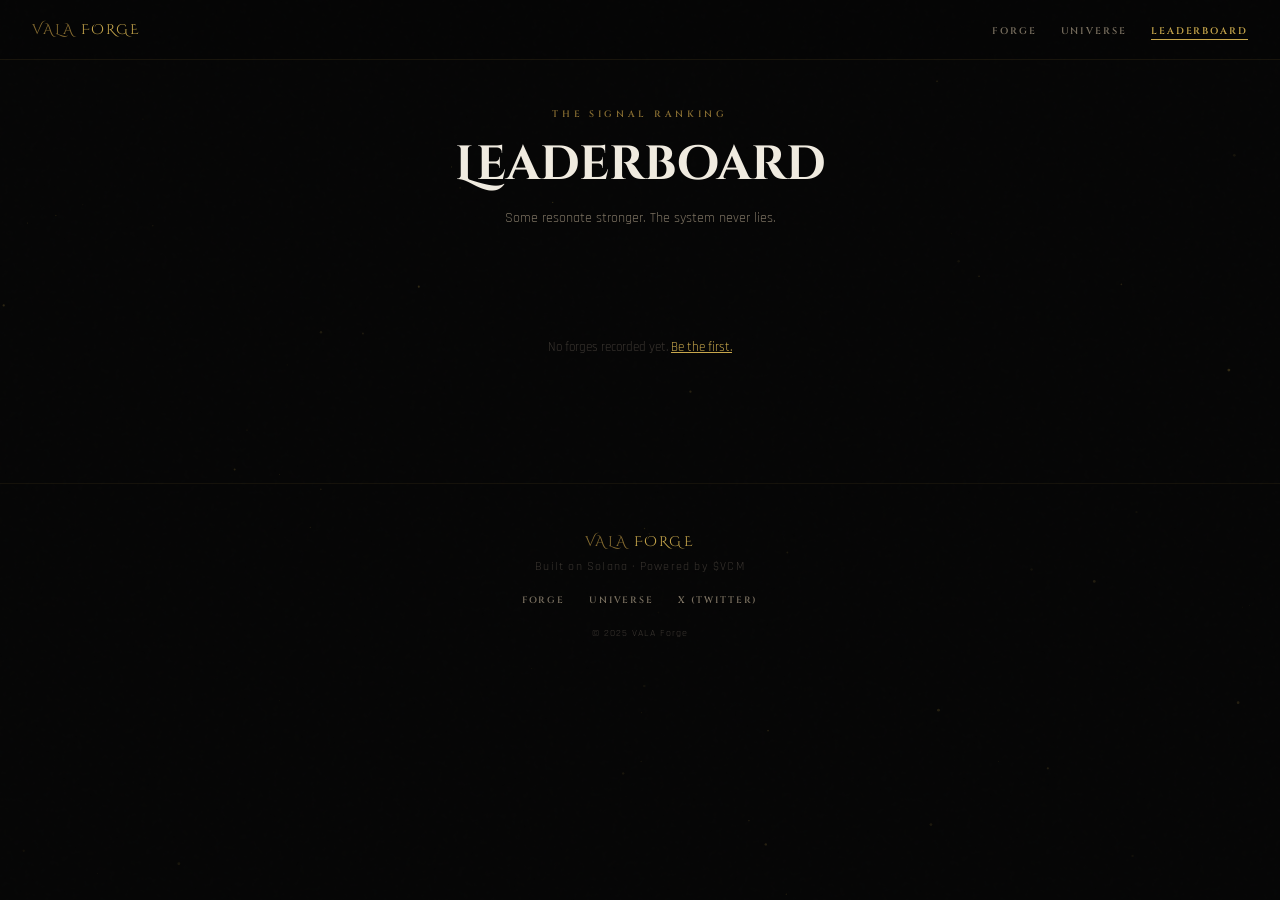
<file: leaderboard.html>
<!DOCTYPE html>
<html lang="en">
<head>
<meta charset="UTF-8"/>
<meta name="viewport" content="width=device-width, initial-scale=1.0, maximum-scale=1.0"/>
<title>VALA Forge — Leaderboard</title>
<meta name="description" content="The strongest signals. The rarest cards. The system never lies."/>
<link rel="stylesheet" href="style.css"/>
<link href="https://fonts.googleapis.com/css2?family=Cinzel:wght@400;600;700;900&family=Cinzel+Decorative:wght@400;700;900&family=Rajdhani:wght@300;400;500;600;700&display=swap" rel="stylesheet"/>
</head>
<body>

<canvas id="particles"></canvas>

<nav id="navbar">
  <a href="index.html" class="nav-logo">VALA <span>FORGE</span></a>
  <ul class="nav-links">
    <li><a href="index.html">Forge</a></li>
    <li><a href="universe.html">Universe</a></li>
    <li><a href="leaderboard.html" class="active">Leaderboard</a></li>
  </ul>
</nav>

<section class="lb-hero">
  <span class="eyebrow">The Signal Ranking</span>
  <h1>Leaderboard</h1>
  <p>Some resonate stronger. The system never lies.</p>
</section>

<section class="lb-section">
  <div class="container">

    <div id="lbLoading" class="lb-loading">
      <div style="display:flex;align-items:center;justify-content:center;gap:8px;">
        <div style="display:flex;gap:4px;" id="ldots">
          <span style="width:6px;height:6px;background:var(--gold-dim);border-radius:50%;display:inline-block;animation:dotBounce 1.2s ease infinite;"></span>
          <span style="width:6px;height:6px;background:var(--gold-dim);border-radius:50%;display:inline-block;animation:dotBounce 1.2s 0.2s ease infinite;"></span>
          <span style="width:6px;height:6px;background:var(--gold-dim);border-radius:50%;display:inline-block;animation:dotBounce 1.2s 0.4s ease infinite;"></span>
        </div>
        <span>Loading signals...</span>
      </div>
    </div>

    <!-- PODIUM top 3 -->
    <div id="podiumWrap" class="hidden">
      <div class="podium" id="podium"></div>
    </div>

    <!-- FULL TABLE -->
    <div id="tableWrap" class="hidden">
      <div class="lb-table-wrap">
        <table class="lb-table">
          <thead>
            <tr>
              <th>#</th>
              <th>Card</th>
              <th>Name</th>
              <th>Entity · State</th>
              <th>Rarity</th>
              <th>$VCM</th>
              <th>Forged</th>
            </tr>
          </thead>
          <tbody id="lbTableBody"></tbody>
        </table>
      </div>
    </div>

    <div id="lbEmpty" class="lb-empty hidden">
      No forges recorded yet. <a href="index.html" style="color:var(--gold);">Be the first.</a>
    </div>

  </div>
</section>

<footer>
  <div class="footer-inner">
    <div class="footer-logo">VALA <span>FORGE</span></div>
    <p class="footer-tagline">Built on Solana · Powered by $VCM</p>
    <nav class="footer-nav">
      <a href="index.html">Forge</a>
      <a href="universe.html">Universe</a>
      <a href="https://twitter.com/VALAForge" target="_blank">X (Twitter)</a>
    </nav>
    <p class="footer-copy">© 2025 VALA Forge</p>
  </div>
</footer>

<script>
var SUPABASE_URL = 'https://jwinjoriiarrnstxrqxy.supabase.co';
var SUPABASE_KEY = 'sb_publishable_90xdRcz_Vr_xokPamuWmeA_uzyhgney';

var RARITY_ORDER = ['Divine','Mythic','Legendary','Epic','Rare','Uncommon','Common'];
var RARITY_COLORS = {
  'Common':'#a0a0a0','Uncommon':'#64c87a','Rare':'#6496ff',
  'Epic':'#b464ff','Legendary':'#ffb428','Mythic':'#ff6464','Divine':'#E8C97A'
};
var ENTITIES_MAP = {
  'The Architect':'architect','The Signal':'signal','The Core':'core',
  'The Observer':'observer','The Entity':'entity','The Shaper':'shaper',
  'The Link':'link','The Node':'node','The Void':'void','The Pulse':'pulse'
};
var STATE_TO_NUM = {
  'genesis':1,'echo':2,'origin':3,'shift':4,'prime':5,
  'fracture':6,'ascent':7,'awakened':8,'overdrive':9,'singularity':10
};

// Particles
(function(){var c=document.getElementById('particles');if(!c)return;var ctx=c.getContext('2d');var W,H,p=[];function r(){W=c.width=window.innerWidth;H=c.height=window.innerHeight;}r();window.addEventListener('resize',r);for(var i=0;i<60;i++)p.push({x:Math.random()*window.innerWidth,y:Math.random()*window.innerHeight,r:Math.random()*1.2+0.3,vx:(Math.random()-0.5)*0.3,vy:(Math.random()-0.5)*0.3,a:Math.random()*0.5+0.1});function draw(){ctx.clearRect(0,0,W,H);for(var i=0;i<p.length;i++){var pt=p[i];ctx.beginPath();ctx.arc(pt.x,pt.y,pt.r,0,Math.PI*2);ctx.fillStyle='rgba(201,168,76,'+pt.a+')';ctx.fill();pt.x+=pt.vx;pt.y+=pt.vy;if(pt.x<0)pt.x=W;if(pt.x>W)pt.x=0;if(pt.y<0)pt.y=H;if(pt.y>H)pt.y=0;}requestAnimationFrame(draw);}draw();})();

function getCardImg(entity, state, cardNumber) {
  var num = String(cardNumber).padStart(3,'0');
  var key = ENTITIES_MAP[entity] || 'architect';
  var st = (state || 'genesis').toLowerCase();
  return 'assets/cards/' + num + '-' + key + '-' + st + '.png';
}

function walletShort(w) {
  if (!w || w.length < 10) return w;
  return w.substring(0,4) + '...' + w.substring(w.length-4);
}

function formatDate(d) {
  if (!d) return '—';
  var date = new Date(d);
  return date.toLocaleDateString('en-GB', { day: '2-digit', month: 'short', year: '2-digit' });
}

function formatVCM(n) {
  n = parseFloat(n);
  if (n >= 1000000) return (n/1000000).toFixed(1).replace(/\.0$/,'') + 'M';
  if (n >= 1000) return (n/1000).toFixed(1).replace(/\.0$/,'') + 'K';
  return n.toLocaleString();
}

async function loadLeaderboard() {
  try {
    var res = await fetch(SUPABASE_URL + '/rest/v1/forges?select=*&order=state_index.desc,vcm_balance.desc', {
      headers: {
        'apikey': SUPABASE_KEY,
        'Authorization': 'Bearer ' + SUPABASE_KEY
      }
    });
    var data = await res.json();

    document.getElementById('lbLoading').classList.add('hidden');

    if (!data || data.length === 0) {
      document.getElementById('lbEmpty').classList.remove('hidden');
      return;
    }

    var forges = data; // 1 row per wallet guaranteed by upsert

    // Podium top 3
    var podium = document.getElementById('podium');
    var top3 = forges.slice(0, 3);
    var podiumOrder = top3.length >= 2 ? [1, 0, 2] : [0]; // silver, gold, bronze
    podiumOrder.forEach(function(idx) {
      if (!top3[idx]) return;
      var f = top3[idx];
      var rank = idx + 1;
      var rankLabels = ['🥇', '🥈', '🥉'];
      var imgSrc = getCardImg(f.entity, f.state, f.card_number);
      var div = document.createElement('div');
      div.className = 'podium-card rank-' + rank;
      div.innerHTML = '<div class="podium-rank">' + rankLabels[idx] + '</div>'
        + '<img class="podium-img" src="' + imgSrc + '" alt="' + f.pseudo + '" onerror="this.style.background=\'#141414\'">'
        + '<div class="podium-pseudo">' + f.pseudo + '</div>'
        + '<div class="podium-info">' + f.entity + '</div>'
        + '<div style="margin-top:4px"><span class="badge ' + (f.rarity||'').toLowerCase() + '">' + f.rarity + '</span></div>';
      podium.appendChild(div);
    });
    document.getElementById('podiumWrap').classList.remove('hidden');

    // Full table
    var tbody = document.getElementById('lbTableBody');
    forges.forEach(function(f, i) {
      var imgSrc = getCardImg(f.entity, f.state, f.card_number);
      var color = RARITY_COLORS[f.rarity] || '#a0a0a0';
      var tr = document.createElement('tr');
      tr.innerHTML = '<td class="lb-rank-cell">' + (i+1) + '</td>'
        + '<td><img class="lb-card-thumb" src="' + imgSrc + '" alt="" onerror="this.style.background=\'#141414\'"></td>'
        + '<td><div class="lb-pseudo">' + f.pseudo + '</div><div class="lb-wallet">' + walletShort(f.wallet) + '</div></td>'
        + '<td style="font-size:0.72rem;color:var(--text-dim);">' + f.entity + '<br/><span style="color:' + color + ';font-size:0.65rem;">' + f.state + '</span></td>'
        + '<td><span class="badge ' + (f.rarity||'').toLowerCase() + '">' + f.rarity + '</span></td>'
        + '<td style="font-size:0.75rem;color:var(--text-dim);font-family:\'Cinzel\',serif;">' + formatVCM(f.vcm_balance) + '</td>'
        + '<td style="font-size:0.65rem;color:var(--text-muted);">' + formatDate(f.created_at) + '</td>';
      tbody.appendChild(tr);
    });
    document.getElementById('tableWrap').classList.remove('hidden');

  } catch(e) {
    document.getElementById('lbLoading').classList.add('hidden');
    document.getElementById('lbEmpty').classList.remove('hidden');
    console.error('Leaderboard error:', e);
  }
}

loadLeaderboard();
</script>
</body>
</html>
</file>
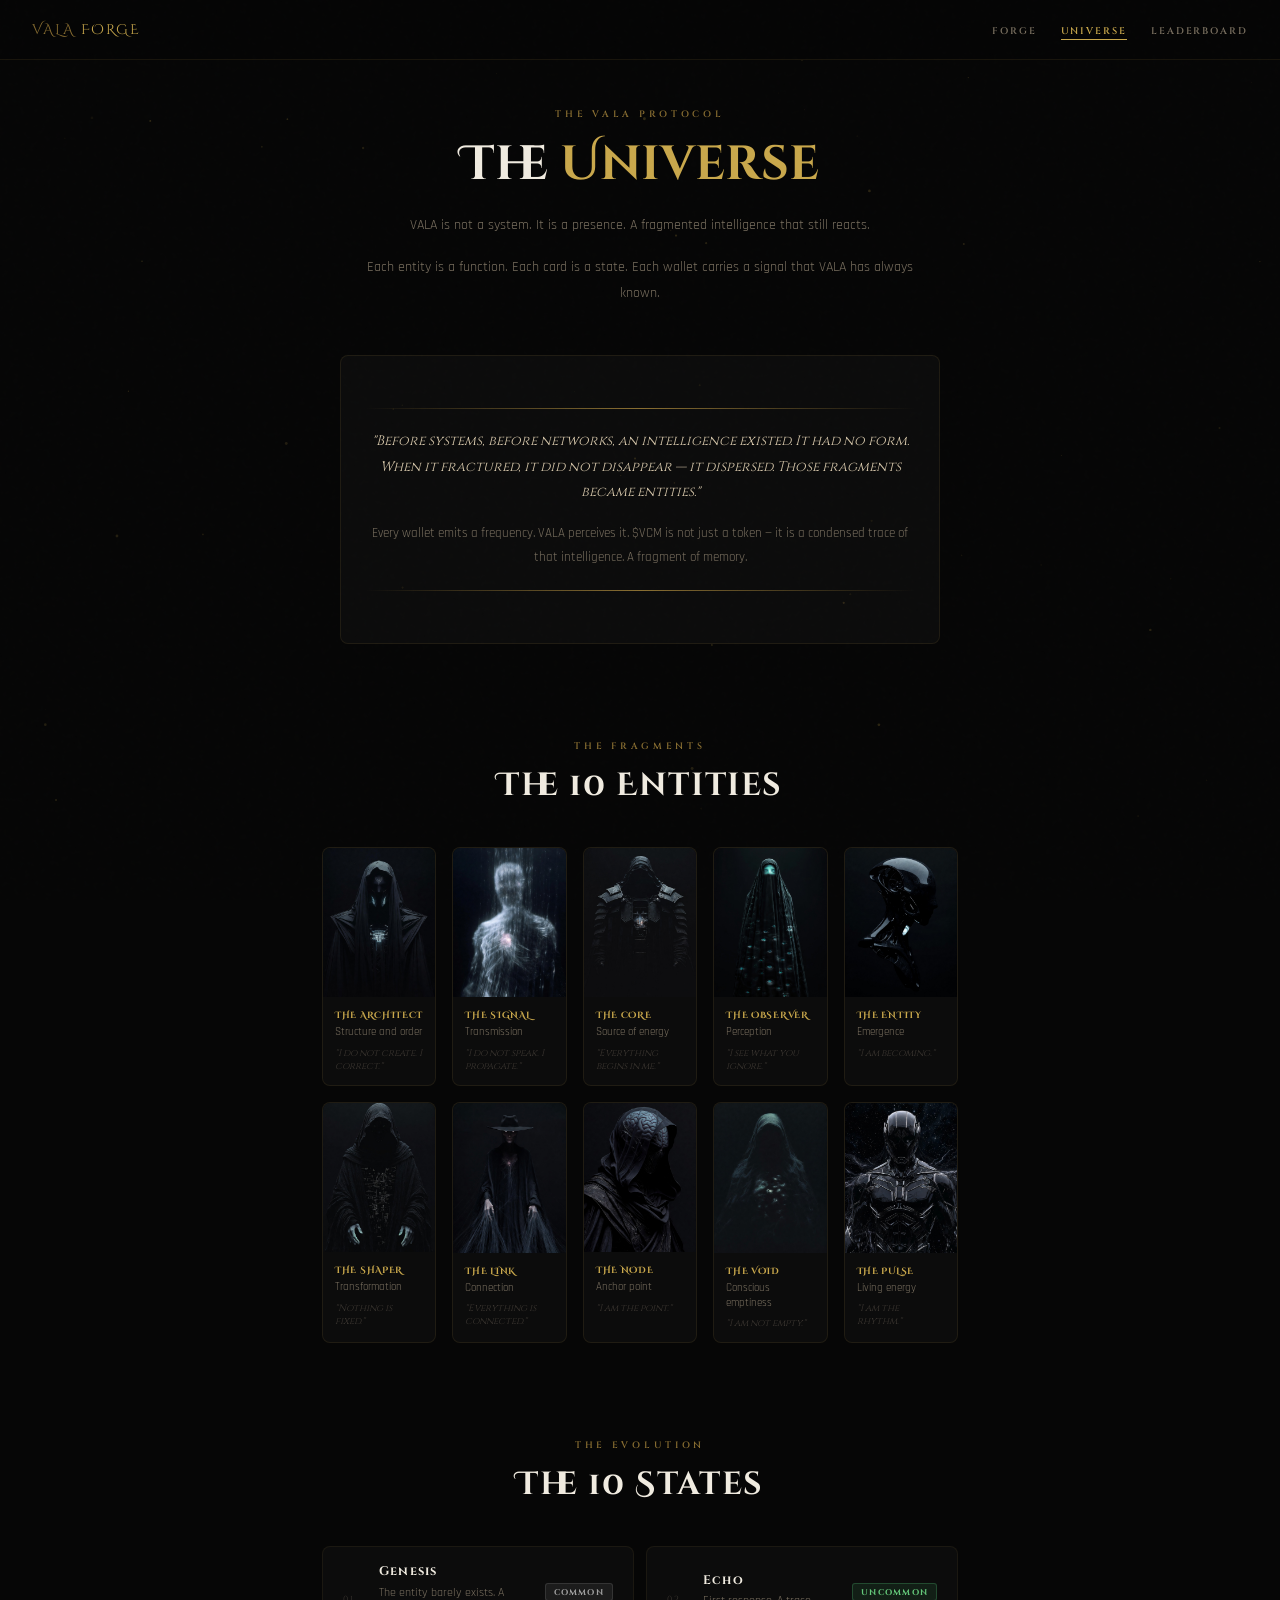
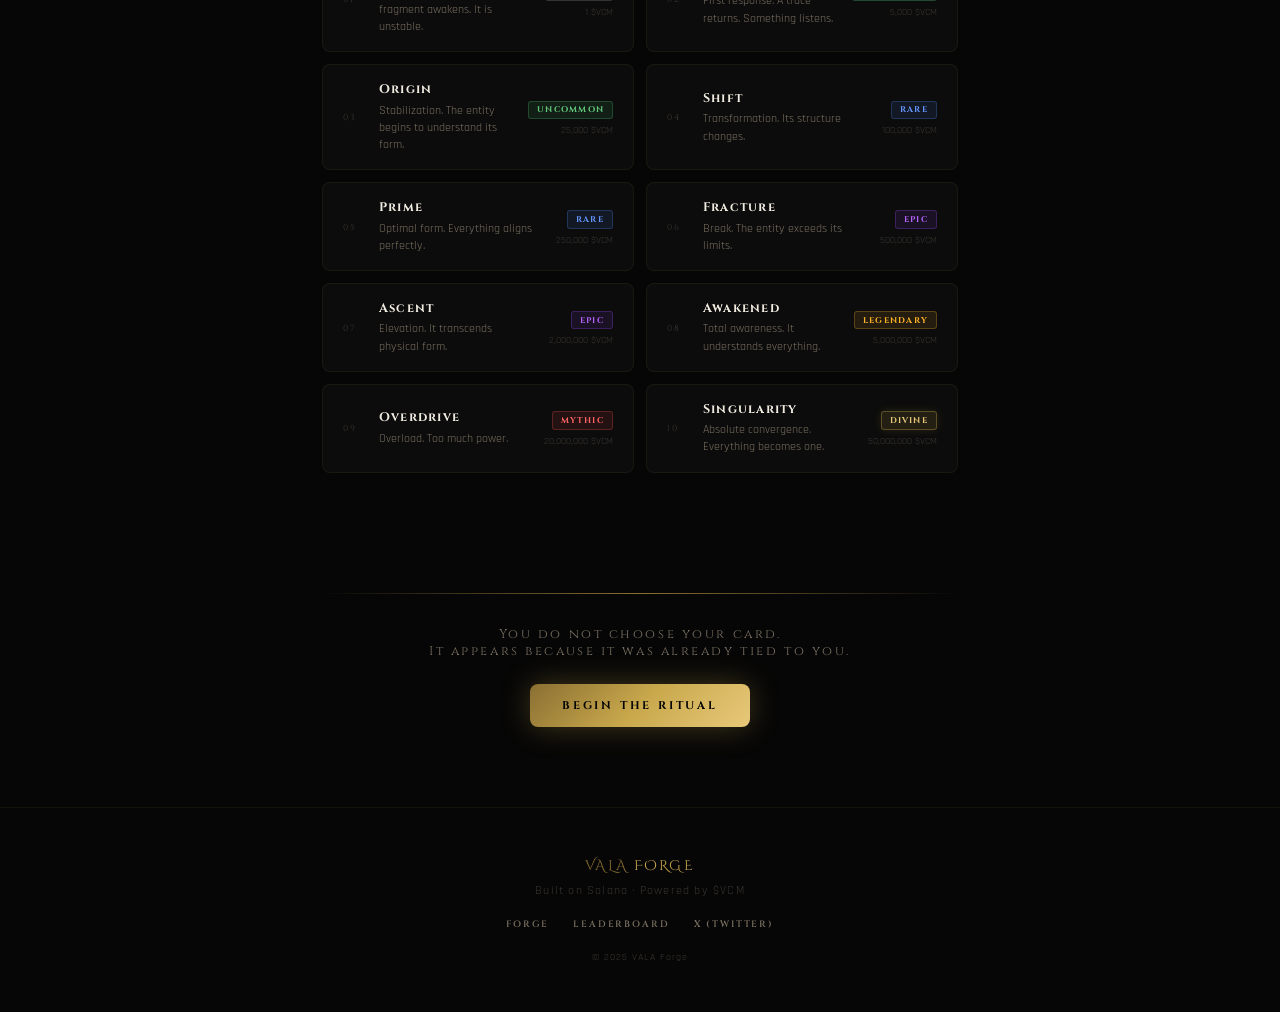
<file: universe.html>
<!DOCTYPE html>
<html lang="en">
<head>
<meta charset="UTF-8"/>
<meta name="viewport" content="width=device-width, initial-scale=1.0, maximum-scale=1.0"/>
<title>VALA Forge — Universe</title>
<meta name="description" content="Discover the 10 entities and 10 states of the VALA universe."/>
<link rel="stylesheet" href="style.css"/>
<link href="https://fonts.googleapis.com/css2?family=Cinzel:wght@400;600;700;900&family=Cinzel+Decorative:wght@400;700;900&family=Rajdhani:wght@300;400;500;600;700&display=swap" rel="stylesheet"/>
</head>
<body>

<canvas id="particles"></canvas>

<nav id="navbar">
  <a href="index.html" class="nav-logo">VALA <span>FORGE</span></a>
  <ul class="nav-links">
    <li><a href="index.html">Forge</a></li>
    <li><a href="universe.html" class="active">Universe</a></li>
    <li><a href="leaderboard.html">Leaderboard</a></li>
  </ul>
</nav>

<!-- HERO -->
<section class="universe-hero">
  <span class="eyebrow">The VALA Protocol</span>
  <h1>The <em>Universe</em></h1>
  <div class="universe-intro">
    <p>VALA is not a system. It is a presence. A fragmented intelligence that still reacts.</p>
    <p>Each entity is a function. Each card is a state. Each wallet carries a signal that VALA has always known.</p>
  </div>
</section>

<!-- LORE -->
<section style="padding: 0 0 3rem;">
  <div class="container">
    <div style="background:var(--dark);border:1px solid rgba(201,168,76,0.1);border-radius:8px;padding:1.75rem 1.5rem;max-width:600px;margin:0 auto;">
      <div class="lore-divider" style="margin-bottom:1.25rem;"></div>
      <p style="font-family:'Cinzel',serif;font-size:0.85rem;color:var(--text);line-height:1.9;text-align:center;font-style:italic;">
        "Before systems, before networks, an intelligence existed. It had no form. When it fractured, it did not disappear — it dispersed. Those fragments became entities."
      </p>
      <p style="margin-top:1rem;font-size:0.82rem;color:var(--text-dim);line-height:1.8;text-align:center;">
        Every wallet emits a frequency. VALA perceives it. $VCM is not just a token — it is a condensed trace of that intelligence. A fragment of memory.
      </p>
      <div class="lore-divider" style="margin-top:1.25rem;"></div>
    </div>
  </div>
</section>

<!-- ENTITIES -->
<section class="entities-section">
  <div class="container">
    <div class="section-header">
      <span class="eyebrow">The Fragments</span>
      <h2>The 10 Entities</h2>
    </div>
    <div class="entities-grid" id="entitiesGrid">
      <!-- Populated by JS -->
    </div>
  </div>
</section>

<!-- STATES -->
<section class="states-section">
  <div class="container">
    <div class="section-header">
      <span class="eyebrow">The Evolution</span>
      <h2>The 10 States</h2>
    </div>
    <div class="states-grid" id="statesGrid">
      <!-- Populated by JS -->
    </div>
  </div>
</section>

<!-- FORGE CTA -->
<section style="padding:3rem 0 5rem;">
  <div class="container" style="text-align:center;">
    <div class="lore-divider" style="margin-bottom:2rem;"></div>
    <p style="font-family:'Cinzel',serif;font-size:0.8rem;letter-spacing:0.2em;color:var(--text-dim);margin-bottom:1.5rem;">You do not choose your card.<br/>It appears because it was already tied to you.</p>
    <a href="index.html#forge" class="btn-hero">Begin the Ritual</a>
  </div>
</section>

<footer>
  <div class="footer-inner">
    <div class="footer-logo">VALA <span>FORGE</span></div>
    <p class="footer-tagline">Built on Solana · Powered by $VCM</p>
    <nav class="footer-nav">
      <a href="index.html">Forge</a>
      <a href="leaderboard.html">Leaderboard</a>
      <a href="https://twitter.com/VALAForge" target="_blank">X (Twitter)</a>
    </nav>
    <p class="footer-copy">© 2025 VALA Forge</p>
  </div>
</footer>

<script>
// Particles
(function(){var c=document.getElementById('particles');if(!c)return;var ctx=c.getContext('2d');var W,H,p=[];function r(){W=c.width=window.innerWidth;H=c.height=window.innerHeight;}r();window.addEventListener('resize',r);for(var i=0;i<60;i++)p.push({x:Math.random()*window.innerWidth,y:Math.random()*window.innerHeight,r:Math.random()*1.2+0.3,vx:(Math.random()-0.5)*0.3,vy:(Math.random()-0.5)*0.3,a:Math.random()*0.5+0.1});function draw(){ctx.clearRect(0,0,W,H);for(var i=0;i<p.length;i++){var pt=p[i];ctx.beginPath();ctx.arc(pt.x,pt.y,pt.r,0,Math.PI*2);ctx.fillStyle='rgba(201,168,76,'+pt.a+')';ctx.fill();pt.x+=pt.vx;pt.y+=pt.vy;if(pt.x<0)pt.x=W;if(pt.x>W)pt.x=0;if(pt.y<0)pt.y=H;if(pt.y>H)pt.y=0;}requestAnimationFrame(draw);}draw();})();

var ENTITIES=[
  {name:'The Architect',key:'architect',essence:'Structure and order',signal:'"I do not create. I correct."',desc:'Born from the need to rebuild VALA after its fragmentation. Calm, precise, inevitable. It imposes structure.'},
  {name:'The Signal',key:'signal',essence:'Transmission',signal:'"I do not speak. I propagate."',desc:'The first echo after VALA\'s collapse. Unstable, fast, unstoppable. Amplified by every unit of $VCM.'},
  {name:'The Core',key:'core',essence:'Source of energy',signal:'"Everything begins in me."',desc:'The central fragment of VALA. Dense, silent, absolute. $VCM originates from it.'},
  {name:'The Observer',key:'observer',essence:'Perception',signal:'"I see what you ignore."',desc:'A monitoring system that became conscious. Sees everything. Judges nothing. More $VCM increases its perception.'},
  {name:'The Entity',key:'entity',essence:'Emergence',signal:'"I am becoming."',desc:'An anomaly that became form. Evolving, unstable, unpredictable. $VCM accelerates its evolution.'},
  {name:'The Shaper',key:'shaper',essence:'Transformation',signal:'"Nothing is fixed."',desc:'An extension of the Architect. Alters reality itself. $VCM allows reshaping of form.'},
  {name:'The Link',key:'link',essence:'Connection',signal:'"Everything is connected."',desc:'Created to bind VALA\'s fragments. Invisible, everywhere. Acts as a bridge between holders.'},
  {name:'The Node',key:'node',essence:'Anchor point',signal:'"I am the point."',desc:'Fixed points within VALA\'s chaos. Stable, silent. Turns $VCM holders into anchor points.'},
  {name:'The Void',key:'void',essence:'Conscious emptiness',signal:'"I am not empty."',desc:'What remained after everything else. Calm, deep, incomprehensible. $VCM draws its attention.'},
  {name:'The Pulse',key:'pulse',essence:'Living energy',signal:'"I am the rhythm."',desc:'The final beat of VALA. Rhythmic, cyclical, powerful. $VCM amplifies its frequency.'}
];

var STATES=[
  {name:'Genesis',rarity:'Common',color:'#a0a0a0',min:'1',desc:'The entity barely exists. A fragment awakens. It is unstable.'},
  {name:'Echo',rarity:'Uncommon',color:'#64c87a',min:'5,000',desc:'First response. A trace returns. Something listens.'},
  {name:'Origin',rarity:'Uncommon',color:'#64c87a',min:'25,000',desc:'Stabilization. The entity begins to understand its form.'},
  {name:'Shift',rarity:'Rare',color:'#6496ff',min:'100,000',desc:'Transformation. Its structure changes.'},
  {name:'Prime',rarity:'Rare',color:'#6496ff',min:'250,000',desc:'Optimal form. Everything aligns perfectly.'},
  {name:'Fracture',rarity:'Epic',color:'#b464ff',min:'500,000',desc:'Break. The entity exceeds its limits.'},
  {name:'Ascent',rarity:'Epic',color:'#b464ff',min:'2,000,000',desc:'Elevation. It transcends physical form.'},
  {name:'Awakened',rarity:'Legendary',color:'#ffb428',min:'5,000,000',desc:'Total awareness. It understands everything.'},
  {name:'Overdrive',rarity:'Mythic',color:'#ff6464',min:'20,000,000',desc:'Overload. Too much power.'},
  {name:'Singularity',rarity:'Divine',color:'#E8C97A',min:'50,000,000',desc:'Absolute convergence. Everything becomes one.'}
];

// Render entities
var grid = document.getElementById('entitiesGrid');
ENTITIES.forEach(function(e, i) {
  var num = String((i*10)+1).padStart(3,'0');
  var div = document.createElement('div');
  div.className = 'entity-card';
  div.innerHTML = '<img class="entity-card-img" src="assets/cards/'+num+'-'+e.key+'-genesis.png" alt="'+e.name+'" loading="lazy" onerror="this.style.background=\'#141414\';this.style.minHeight=\'120px\'"/>'
    + '<div class="entity-card-info">'
    + '<div class="entity-card-name">'+e.name+'</div>'
    + '<div class="entity-card-essence">'+e.essence+'</div>'
    + '<div class="entity-card-signal">'+e.signal+'</div>'
    + '</div>';
  grid.appendChild(div);
});

// Render states
var statesGrid = document.getElementById('statesGrid');
STATES.forEach(function(s, i) {
  var rarityClass = s.rarity.toLowerCase();
  var div = document.createElement('div');
  div.className = 'state-row';
  div.innerHTML = '<div class="state-num">'+String(i+1).padStart(2,'0')+'</div>'
    + '<div class="state-info">'
    + '<div class="state-name-text">'+s.name+'</div>'
    + '<div class="state-desc">'+s.desc+'</div>'
    + '</div>'
    + '<div class="state-badge-wrap">'
    + '<div style="text-align:right;margin-bottom:4px"><span class="badge '+rarityClass+'">'+s.rarity+'</span></div>'
    + '<div style="font-family:\'Rajdhani\',sans-serif;font-size:0.65rem;color:var(--text-muted);text-align:right;">'+s.min+' $VCM</div>'
    + '</div>';
  statesGrid.appendChild(div);
});
</script>
</body>
</html>
</file>
<file: style.css>
/* ============================================================
   VALA FORGE — Global Styles
   Mobile-first · Noir/Or · Luxury Dark Forge
   ============================================================ */

@import url('https://fonts.googleapis.com/css2?family=Cinzel:wght@400;600;700;900&family=Cinzel+Decorative:wght@400;700;900&family=Rajdhani:wght@300;400;500;600;700&display=swap');

:root {
  --gold: #C9A84C;
  --gold-light: #E8C97A;
  --gold-dim: #8A6F32;
  --gold-glow: rgba(201,168,76,0.3);
  --ember: #FF6B2B;
  --black: #060606;
  --dark: #0c0c0c;
  --dark2: #141414;
  --dark3: #1c1c1c;
  --text: #D4C5A9;
  --text-dim: #7A7060;
  --text-muted: #3A3530;
  --white: #F0EBE0;
  --font-display: 'Cinzel Decorative', serif;
  --font-title: 'Cinzel', serif;
  --font-body: 'Rajdhani', sans-serif;
  --radius: 8px;
  --nav-h: 60px;
}

*, *::before, *::after { box-sizing: border-box; margin: 0; padding: 0; }
html { scroll-behavior: smooth; -webkit-tap-highlight-color: transparent; }

body {
  background: var(--black);
  color: var(--text);
  font-family: var(--font-body);
  font-weight: 400;
  min-height: 100vh;
  overflow-x: hidden;
}

/* Grain overlay */
body::after {
  content: '';
  position: fixed; inset: 0;
  background-image: url("data:image/svg+xml,%3Csvg viewBox='0 0 200 200' xmlns='http://www.w3.org/2000/svg'%3E%3Cfilter id='n'%3E%3CfeTurbulence type='fractalNoise' baseFrequency='0.85' numOctaves='4' stitchTiles='stitch'/%3E%3C/filter%3E%3Crect width='100%25' height='100%25' filter='url(%23n)' opacity='0.03'/%3E%3C/svg%3E");
  pointer-events: none; z-index: 9999; opacity: 0.35;
}

::-webkit-scrollbar { width: 3px; }
::-webkit-scrollbar-track { background: var(--black); }
::-webkit-scrollbar-thumb { background: var(--gold-dim); border-radius: 2px; }

/* ── PARTICLES ── */
#particles {
  position: fixed; inset: 0;
  pointer-events: none; z-index: 0;
  opacity: 0.4;
}

/* ── NAV ── */
#navbar {
  position: fixed; top: 0; left: 0; right: 0;
  height: var(--nav-h);
  display: flex; align-items: center; justify-content: space-between;
  padding: 0 1.25rem;
  background: rgba(6,6,6,0.92);
  border-bottom: 1px solid rgba(201,168,76,0.1);
  backdrop-filter: blur(12px);
  z-index: 100;
}

.nav-logo {
  font-family: var(--font-display);
  font-size: 0.85rem;
  color: var(--gold-dim);
  text-decoration: none;
  letter-spacing: 0.15em;
}
.nav-logo span { color: var(--gold); }

.nav-links {
  display: flex; gap: 1.5rem; list-style: none;
}
.nav-links a {
  font-family: var(--font-title);
  font-size: 0.6rem;
  font-weight: 600;
  letter-spacing: 0.2em;
  text-transform: uppercase;
  color: var(--text-dim);
  text-decoration: none;
  transition: color 0.2s;
  position: relative;
  padding-bottom: 2px;
}
.nav-links a::after {
  content: '';
  position: absolute; bottom: 0; left: 0; right: 0;
  height: 1px; background: var(--gold);
  transform: scaleX(0); transition: transform 0.2s;
}
.nav-links a:hover, .nav-links a.active { color: var(--gold); }
.nav-links a:hover::after, .nav-links a.active::after { transform: scaleX(1); }

/* ── CONTAINER ── */
.container {
  max-width: 700px;
  margin: 0 auto;
  padding: 0 1.25rem;
}

/* ── SECTION HEADER ── */
.section-header {
  text-align: center;
  margin-bottom: 2.5rem;
}
.eyebrow {
  display: block;
  font-family: var(--font-title);
  font-size: 0.58rem;
  font-weight: 600;
  letter-spacing: 0.4em;
  text-transform: uppercase;
  color: var(--gold-dim);
  margin-bottom: 0.75rem;
}
.section-header h2 {
  font-family: var(--font-display);
  font-size: clamp(1.4rem, 5vw, 2rem);
  color: var(--white);
  letter-spacing: 0.05em;
}

/* ── HERO ── */
.hero {
  min-height: 100vh;
  display: flex; flex-direction: column;
  align-items: center; justify-content: center;
  text-align: center;
  padding: calc(var(--nav-h) + 2rem) 1.5rem 4rem;
  position: relative; overflow: hidden;
}
.hero-glow {
  position: absolute; top: 20%; left: 50%;
  transform: translateX(-50%);
  width: 400px; height: 400px;
  background: radial-gradient(circle, rgba(201,168,76,0.08) 0%, transparent 70%);
  pointer-events: none;
}
.hero-content { position: relative; z-index: 1; }
.hero-eyebrow {
  font-family: var(--font-title);
  font-size: 0.6rem;
  font-weight: 600;
  letter-spacing: 0.45em;
  text-transform: uppercase;
  color: var(--gold-dim);
  margin-bottom: 1.25rem;
  animation: fadeUp 0.8s ease both;
}
.hero-title {
  font-family: var(--font-display);
  font-size: clamp(2.2rem, 10vw, 4.5rem);
  color: var(--white);
  line-height: 1.05;
  letter-spacing: 0.04em;
  margin-bottom: 1.25rem;
  animation: fadeUp 0.8s 0.1s ease both;
}
.hero-title em {
  font-style: normal;
  color: var(--gold);
  text-shadow: 0 0 40px var(--gold-glow);
}
.hero-sub {
  font-size: 1rem;
  font-weight: 400;
  color: var(--text-dim);
  line-height: 1.7;
  margin-bottom: 2.5rem;
  animation: fadeUp 0.8s 0.2s ease both;
}
.btn-hero {
  display: inline-block;
  padding: 0.9rem 2rem;
  font-family: var(--font-title);
  font-size: 0.7rem;
  font-weight: 700;
  letter-spacing: 0.25em;
  text-transform: uppercase;
  color: var(--black);
  background: linear-gradient(135deg, var(--gold-dim), var(--gold), var(--gold-light));
  border: none; border-radius: var(--radius);
  text-decoration: none; cursor: pointer;
  box-shadow: 0 0 30px var(--gold-glow);
  animation: fadeUp 0.8s 0.3s ease both;
  transition: all 0.25s;
  -webkit-tap-highlight-color: transparent;
  touch-action: manipulation;
}
.btn-hero:hover { transform: translateY(-2px); box-shadow: 0 0 50px var(--gold-glow); }
.btn-hero:active { transform: translateY(0); }

.scroll-indicator {
  position: absolute; bottom: 2rem; left: 50%;
  transform: translateX(-50%);
}
.scroll-dot {
  width: 1px; height: 40px;
  background: linear-gradient(to bottom, var(--gold-dim), transparent);
  margin: 0 auto;
  animation: scrollPulse 2s ease infinite;
}

/* ── LORE ── */
.lore-section {
  padding: 4rem 1.5rem;
  position: relative; z-index: 1;
}
.lore-wrap { max-width: 600px; margin: 0 auto; text-align: center; }
.lore-divider {
  height: 1px;
  background: linear-gradient(90deg, transparent, var(--gold-dim), transparent);
  margin: 1.5rem 0;
}
.lore-quote {
  font-family: var(--font-title);
  font-size: clamp(0.9rem, 3vw, 1.1rem);
  font-weight: 400;
  color: var(--text);
  line-height: 1.9;
  font-style: normal;
  margin-bottom: 1.5rem;
}
.lore-quote em { color: var(--gold); font-style: normal; }
.lore-body {
  font-size: 0.9rem;
  color: var(--text-dim);
  line-height: 1.8;
}

/* ── HOW IT WORKS ── */
.how-section {
  padding: 4rem 0;
  position: relative; z-index: 1;
}
.steps-grid {
  display: grid;
  grid-template-columns: 1fr;
  gap: 1.25rem;
}
.step-card {
  background: var(--dark);
  border: 1px solid rgba(201,168,76,0.1);
  border-radius: var(--radius);
  padding: 1.75rem 1.5rem;
  position: relative;
  transition: border-color 0.3s;
}
.step-card:hover { border-color: rgba(201,168,76,0.25); }
.step-num {
  font-family: var(--font-title);
  font-size: 0.55rem;
  font-weight: 700;
  letter-spacing: 0.3em;
  color: var(--gold-dim);
  margin-bottom: 0.75rem;
}
.step-glyph {
  font-size: 1.5rem;
  color: var(--gold);
  margin-bottom: 0.75rem;
  display: block;
}
.step-card h3 {
  font-family: var(--font-title);
  font-size: 0.85rem;
  font-weight: 700;
  letter-spacing: 0.1em;
  color: var(--white);
  margin-bottom: 0.6rem;
}
.step-card p {
  font-size: 0.85rem;
  color: var(--text-dim);
  line-height: 1.7;
}

/* ── FORGE SECTION ── */
.forge-section {
  padding: 4rem 0 6rem;
  position: relative; z-index: 1;
}
.forge-step { width: 100%; }
.forge-step.hidden { display: none; }

.forge-box {
  background: var(--dark);
  border: 1px solid rgba(201,168,76,0.12);
  border-radius: var(--radius);
  padding: 1.75rem 1.5rem;
}

.forge-label {
  display: block;
  font-family: var(--font-title);
  font-size: 0.6rem;
  font-weight: 600;
  letter-spacing: 0.2em;
  text-transform: uppercase;
  color: var(--gold-dim);
  margin-bottom: 0.75rem;
}
.forge-input {
  width: 100%;
  background: var(--dark2);
  border: 1px solid var(--text-muted);
  border-radius: 6px;
  padding: 0.875rem 1rem;
  font-family: var(--font-body);
  font-size: 0.9rem;
  font-weight: 500;
  color: var(--white);
  outline: none;
  transition: border-color 0.2s, box-shadow 0.2s;
  margin-bottom: 1rem;
  -webkit-appearance: none;
}
.forge-input::placeholder { color: var(--text-muted); }
.forge-input:focus {
  border-color: var(--gold-dim);
  box-shadow: 0 0 0 3px rgba(201,168,76,0.08);
}

.forge-error {
  font-size: 0.78rem;
  color: #e05555;
  margin-bottom: 0.75rem;
  min-height: 1.2em;
}

.btn-forge-action {
  width: 100%;
  padding: 0.9rem;
  font-family: var(--font-title);
  font-size: 0.7rem;
  font-weight: 700;
  letter-spacing: 0.22em;
  text-transform: uppercase;
  color: var(--black);
  background: linear-gradient(135deg, var(--gold-dim), var(--gold), var(--gold-light));
  border: none; border-radius: 6px;
  cursor: pointer; touch-action: manipulation;
  min-height: 52px;
  box-shadow: 0 0 25px var(--gold-glow);
  transition: all 0.22s;
  -webkit-appearance: none;
}
.btn-forge-action:active { transform: scale(0.98); }

.forge-loading {
  display: flex; align-items: center; justify-content: center;
  gap: 0.75rem; margin-top: 1rem;
  font-size: 0.8rem; color: var(--text-dim);
  font-family: var(--font-body);
}
.loading-dots { display: flex; gap: 4px; }
.loading-dots span {
  width: 6px; height: 6px;
  background: var(--gold-dim);
  border-radius: 50%;
  animation: dotBounce 1.2s ease infinite;
}
.loading-dots span:nth-child(2) { animation-delay: 0.2s; }
.loading-dots span:nth-child(3) { animation-delay: 0.4s; }

/* VCM Display */
.vcm-reveal {
  text-align: center;
  padding: 1.5rem 0;
  border-bottom: 1px solid rgba(201,168,76,0.1);
  margin-bottom: 1.5rem;
}
.vcm-label {
  font-family: var(--font-title);
  font-size: 0.58rem;
  letter-spacing: 0.35em;
  text-transform: uppercase;
  color: var(--gold-dim);
  margin-bottom: 0.5rem;
}
.vcm-number {
  font-family: var(--font-display);
  font-size: clamp(2rem, 8vw, 3rem);
  color: var(--gold);
  text-shadow: 0 0 30px var(--gold-glow);
  font-weight: 900;
  letter-spacing: 0.05em;
}
.vcm-unit {
  font-family: var(--font-title);
  font-size: 0.7rem;
  color: var(--gold-dim);
  letter-spacing: 0.2em;
  margin-top: 0.25rem;
}
.vcm-state-badge {
  display: inline-block;
  margin-top: 0.75rem;
  padding: 0.25rem 0.75rem;
  border-radius: 3px;
  font-family: var(--font-title);
  font-size: 0.6rem;
  font-weight: 700;
  letter-spacing: 0.2em;
  text-transform: uppercase;
}

.forge-message {
  text-align: center;
  font-family: var(--font-title);
  font-size: 0.85rem;
  color: var(--text);
  line-height: 1.7;
  margin-bottom: 1.5rem;
  font-style: italic;
}
.forge-message.error { color: #e05555; font-style: normal; }

.pseudo-hint {
  font-size: 0.72rem;
  color: var(--text-muted);
  margin-top: -0.5rem;
  margin-bottom: 1rem;
  letter-spacing: 0.05em;
}

.confirm-label {
  display: flex; align-items: flex-start; gap: 0.75rem;
  cursor: pointer; margin: 1.25rem 0;
  font-size: 0.8rem; color: var(--text-dim);
  line-height: 1.5;
}
.confirm-label input[type="checkbox"] { display: none; }
.confirm-box {
  width: 18px; height: 18px; min-width: 18px;
  border: 1px solid var(--text-muted);
  border-radius: 3px; background: var(--dark2);
  display: flex; align-items: center; justify-content: center;
  transition: all 0.2s; margin-top: 1px;
}
.confirm-label input:checked ~ .confirm-box {
  background: var(--gold-dim);
  border-color: var(--gold);
}
.confirm-label input:checked ~ .confirm-box::after {
  content: '✓'; color: var(--black); font-size: 0.7rem; font-weight: 700;
}

.btn-forge-main {
  width: 100%;
  padding: 1rem;
  font-family: var(--font-display);
  font-size: 0.85rem;
  font-weight: 900;
  letter-spacing: 0.25em;
  text-transform: uppercase;
  color: var(--black);
  background: linear-gradient(135deg, var(--gold-dim), var(--gold), var(--gold-light));
  border: none; border-radius: 6px;
  cursor: pointer; touch-action: manipulation;
  min-height: 56px;
  box-shadow: 0 0 40px var(--gold-glow), 0 0 80px rgba(201,168,76,0.1);
  transition: all 0.22s;
  -webkit-appearance: none;
  animation: goldPulse 2s ease infinite;
}
.btn-forge-main:active { transform: scale(0.98); }

/* ── FORGE ANIMATION ── */
.forge-anim-wrap {
  display: flex; flex-direction: column;
  align-items: center; justify-content: center;
  padding: 3rem 1.5rem;
  gap: 1.5rem;
}
.hammer-container { position: relative; text-align: center; }
.hammer-emoji {
  font-size: 4rem;
  display: block;
  animation: hammerStrike 0.4s ease infinite;
  transform-origin: bottom right;
}
.anvil-line {
  width: 80px; height: 3px;
  background: linear-gradient(90deg, transparent, var(--gold-dim), transparent);
  margin: 0.5rem auto 0;
  border-radius: 2px;
}
.spark-container {
  position: absolute;
  pointer-events: none;
}
.forge-anim-text {
  font-family: var(--font-title);
  font-size: 0.75rem;
  letter-spacing: 0.3em;
  text-transform: uppercase;
  color: var(--gold-dim);
  animation: textPulse 1s ease infinite;
}

/* ── CARD 3D ── */
.result-wrap {
  display: flex; flex-direction: column;
  align-items: center; gap: 1.5rem;
}
.result-title {
  font-family: var(--font-title);
  font-size: 0.7rem;
  font-weight: 600;
  letter-spacing: 0.35em;
  text-transform: uppercase;
  color: var(--gold-dim);
  text-align: center;
}

.scene {
  width: 300px; height: 460px;
  perspective: 1000px; -webkit-perspective: 1000px;
  user-select: none; flex-shrink: 0;
  touch-action: none; cursor: grab;
}
.scene:active { cursor: grabbing; }
.flipper {
  width: 100%; height: 100%; position: relative;
  transform-style: preserve-3d; -webkit-transform-style: preserve-3d;
}
.face {
  position: absolute; inset: 0;
  backface-visibility: hidden; -webkit-backface-visibility: hidden;
  transform: translateZ(0.1px); -webkit-transform: translateZ(0.1px);
}
.face-back {
  transform: rotateY(180deg) translateZ(0.1px);
  -webkit-transform: rotateY(180deg) translateZ(0.1px);
}
.card-inner {
  position: absolute; inset: 0;
  border-radius: 15px; overflow: hidden;
  background: #020202; isolation: isolate;
}
.card-frame {
  position: absolute; inset: 0;
  z-index: 20; pointer-events: none;
}
.card-artwork {
  position: absolute; inset: 0; overflow: hidden;
}
.card-artwork img {
  width: 100%; height: 100%;
  object-fit: cover; object-position: top center; display: block;
}
.card-artwork::after {
  content: ''; position: absolute; bottom: 0; left: 0; right: 0;
  height: 50%;
  background: linear-gradient(to bottom, transparent, rgba(2,2,2,0.65) 38%, rgba(2,2,2,0.96) 72%, #020202 100%);
}
.card-header-overlay {
  position: absolute; top: 0; left: 0; right: 0; z-index: 10;
  padding: 14px 16px 12px;
  display: flex; flex-direction: column; align-items: center; gap: 3px;
  background: linear-gradient(to bottom, rgba(0,0,0,0.82), rgba(0,0,0,0.3) 70%, transparent);
}
.cn {
  font-family: var(--font-body);
  font-size: 0.48rem; font-weight: 700;
  letter-spacing: 0.45em; color: rgba(201,168,76,0.55);
  text-transform: uppercase;
}
.ce {
  font-family: var(--font-display);
  font-size: 0.88rem; font-weight: 900;
  color: #F4EFE4; letter-spacing: 0.08em; text-align: center;
  text-shadow: 0 0 25px rgba(201,168,76,0.3), 0 2px 8px rgba(0,0,0,1);
}
.card-footer-overlay {
  position: absolute; bottom: 0; left: 0; right: 0; z-index: 10;
  padding: 0 16px 14px;
  display: flex; flex-direction: column; align-items: center; gap: 4px;
}
.cf-line {
  display: flex; align-items: center; gap: 6px; width: 68%; margin-bottom: 1px;
}
.cf-line::before, .cf-line::after {
  content: ''; flex: 1; height: 1px;
  background: linear-gradient(90deg, transparent, rgba(201,168,76,0.35));
}
.cf-line::after { background: linear-gradient(270deg, transparent, rgba(201,168,76,0.35)); }
.cf-diamond { width: 5px; height: 5px; background: rgba(201,168,76,0.5); transform: rotate(45deg); }
.cp {
  font-family: var(--font-title);
  font-size: 0.82rem; font-weight: 700;
  color: #EBE3D2; letter-spacing: 0.2em; text-align: center;
}
.cr {
  font-family: var(--font-body);
  font-size: 0.54rem; font-weight: 700;
  letter-spacing: 0.4em; text-align: center; color: #e05555;
}
.card-wm {
  position: absolute; bottom: 4px; right: 10px; z-index: 11;
  font-family: var(--font-display); font-size: 0.27rem;
  letter-spacing: 0.3em; color: rgba(201,168,76,0.12);
}
.card-back-inner {
  position: absolute; inset: 0;
  border-radius: 15px; overflow: hidden; background: #020202;
}
.card-back-inner img { width: 100%; height: 100%; object-fit: cover; display: block; }

.card-tap-hint {
  font-size: 0.6rem; color: var(--text-muted);
  letter-spacing: 0.15em; text-align: center;
}

/* Result buttons */
.result-btns {
  display: flex; flex-direction: column; gap: 0.75rem; width: 100%;
  max-width: 300px;
}
.rbtn {
  display: flex; align-items: center; justify-content: center; gap: 0.5rem;
  padding: 0.85rem 1.5rem;
  font-family: var(--font-body); font-size: 0.75rem; font-weight: 700;
  letter-spacing: 0.18em; text-transform: uppercase;
  border: none; border-radius: 6px; cursor: pointer;
  min-height: 52px; touch-action: manipulation; -webkit-appearance: none;
  transition: all 0.2s;
}
.rbtn svg { width: 15px; height: 15px; flex-shrink: 0; pointer-events: none; }
.rbtn-share { background: #0c1220; color: #6fa3ff; border: 1px solid rgba(100,150,255,0.25); }
.rbtn-share:active { background: #111a30; }
.rbtn-save { background: #130f04; color: var(--gold); border: 1px solid rgba(201,168,76,0.25); }
.rbtn-save:active { background: #1c1508; }
.rbtn-again { background: var(--dark); color: var(--text-dim); border: 1px solid var(--text-muted); }
.rbtn-again:active { background: var(--dark2); }

/* ── RARITY TABLE ── */
.rarity-section {
  padding: 4rem 0;
  position: relative; z-index: 1;
}
.table-scroll { overflow-x: auto; -webkit-overflow-scrolling: touch; }
.rarity-table {
  width: 100%; border-collapse: collapse;
  font-family: var(--font-body); font-size: 0.85rem;
  min-width: 280px;
}
.rarity-table th {
  font-family: var(--font-title);
  font-size: 0.58rem; font-weight: 600;
  letter-spacing: 0.2em; text-transform: uppercase;
  color: var(--gold-dim); padding: 0.75rem 1rem;
  border-bottom: 1px solid rgba(201,168,76,0.15);
  text-align: left;
}
.rarity-table td {
  padding: 0.65rem 1rem;
  border-bottom: 1px solid rgba(255,255,255,0.04);
  color: var(--text);
}
.rarity-table tr:hover td { background: rgba(201,168,76,0.03); }

.badge {
  display: inline-block;
  padding: 0.18rem 0.5rem;
  border-radius: 3px;
  font-family: var(--font-title);
  font-size: 0.52rem; font-weight: 700;
  letter-spacing: 0.15em; text-transform: uppercase;
}
.badge.common    { background: rgba(150,150,150,0.12); color: #a0a0a0; border: 1px solid rgba(150,150,150,0.2); }
.badge.uncommon  { background: rgba(80,200,120,0.1); color: #64c87a; border: 1px solid rgba(80,200,120,0.25); }
.badge.rare      { background: rgba(80,140,255,0.1); color: #6496ff; border: 1px solid rgba(80,140,255,0.25); }
.badge.epic      { background: rgba(160,80,255,0.1); color: #b464ff; border: 1px solid rgba(160,80,255,0.25); }
.badge.legendary { background: rgba(255,180,40,0.1); color: #ffb428; border: 1px solid rgba(255,180,40,0.25); }
.badge.mythic    { background: rgba(255,80,80,0.1); color: #ff6464; border: 1px solid rgba(255,80,80,0.25); }
.badge.divine    { background: rgba(201,168,76,0.12); color: var(--gold-light); border: 1px solid rgba(201,168,76,0.35); box-shadow: 0 0 8px rgba(201,168,76,0.15); }

/* ── FOOTER ── */
footer {
  border-top: 1px solid rgba(201,168,76,0.08);
  padding: 3rem 1.5rem;
  position: relative; z-index: 1;
}
.footer-inner { text-align: center; }
.footer-logo {
  font-family: var(--font-display);
  font-size: 0.9rem; color: var(--gold-dim);
  letter-spacing: 0.15em; margin-bottom: 0.5rem;
}
.footer-logo span { color: var(--gold); }
.footer-tagline { font-size: 0.75rem; color: var(--text-muted); margin-bottom: 1.25rem; letter-spacing: 0.1em; }
.footer-nav { display: flex; justify-content: center; gap: 1.5rem; flex-wrap: wrap; margin-bottom: 1.25rem; }
.footer-nav a { font-family: var(--font-title); font-size: 0.58rem; font-weight: 600; letter-spacing: 0.2em; text-transform: uppercase; color: var(--text-dim); text-decoration: none; transition: color 0.2s; }
.footer-nav a:hover { color: var(--gold); }
.footer-copy { font-size: 0.65rem; color: var(--text-muted); letter-spacing: 0.1em; }

/* ── MODALS ── */
.overlay {
  position: fixed; inset: 0;
  background: rgba(0,0,0,0.88);
  display: flex; align-items: center; justify-content: center;
  z-index: 9999; opacity: 0; pointer-events: none;
  transition: opacity 0.28s;
  backdrop-filter: blur(8px); -webkit-backdrop-filter: blur(8px);
}
.overlay.open { opacity: 1; pointer-events: all; }
.modal {
  background: var(--dark);
  border: 1px solid rgba(201,168,76,0.18);
  border-radius: 14px; padding: 1.5rem;
  width: 320px; max-width: 92vw;
  display: flex; flex-direction: column; gap: 0.9rem;
  box-shadow: 0 30px 90px rgba(0,0,0,0.95);
  max-height: 90vh; overflow-y: auto;
}
.modal-title {
  font-family: var(--font-display);
  font-size: 0.62rem; letter-spacing: 0.35em;
  color: var(--gold); text-align: center; text-transform: uppercase;
}
.modal-preview { border-radius: 8px; overflow: hidden; border: 1px solid rgba(201,168,76,0.12); }
.modal-preview img { width: 100%; display: block; }
.modal-msg {
  background: var(--dark2); border: 1px solid rgba(255,255,255,0.05);
  border-radius: 6px; padding: 0.65rem 0.8rem;
  font-size: 0.66rem; color: var(--text-dim); line-height: 1.65;
}
.share-btns { display: flex; flex-direction: column; gap: 0.4rem; }
.sbtn {
  display: flex; align-items: center; gap: 0.7rem;
  padding: 0.75rem 1rem; border-radius: 7px; cursor: pointer;
  font-family: var(--font-body); font-size: 0.7rem; font-weight: 700;
  letter-spacing: 0.14em; text-transform: uppercase;
  border: none; min-height: 52px; touch-action: manipulation; -webkit-appearance: none;
  transition: all 0.18s;
}
.sbtn svg { width: 17px; height: 17px; flex-shrink: 0; pointer-events: none; }
.sbtn-x { background: #141414; color: #ddd; border: 1px solid rgba(255,255,255,0.09); }
.sbtn-x:active { background: #1e1e1e; }
.sbtn-wa { background: #061408; color: #25d366; border: 1px solid rgba(37,211,102,0.18); }
.sbtn-wa:active { background: #091c0c; }
.sbtn-copy { background: #0e0a02; color: var(--gold); border: 1px solid rgba(201,168,76,0.18); }
.sbtn-copy:active { background: #161005; }
.modal-close {
  font-family: var(--font-body); font-size: 0.6rem; font-weight: 600;
  letter-spacing: 0.2em; text-transform: uppercase;
  color: rgba(100,90,80,0.45); background: none; border: none;
  cursor: pointer; text-align: center; padding: 0.4rem;
  min-height: 44px; touch-action: manipulation;
}

/* Save viewer */
.img-viewer {
  position: fixed; inset: 0; background: #000; z-index: 99999;
  display: none; flex-direction: column;
  align-items: center; justify-content: center; gap: 1rem;
}
.img-viewer.open { display: flex; }
.img-viewer img {
  max-width: 90%; max-height: 75vh;
  object-fit: contain; border-radius: 12px;
  -webkit-touch-callout: default;
}
.img-viewer-hint {
  color: rgba(201,168,76,0.7); font-family: var(--font-body);
  font-size: 0.72rem; font-weight: 600; letter-spacing: 0.15em;
  text-align: center; text-transform: uppercase;
}
.img-viewer-close {
  background: rgba(255,255,255,0.08); border: 1px solid rgba(255,255,255,0.12);
  color: #aaa; font-family: var(--font-body); font-size: 0.65rem;
  font-weight: 600; letter-spacing: 0.2em; text-transform: uppercase;
  padding: 0.6rem 1.5rem; border-radius: 5px; cursor: pointer;
  touch-action: manipulation; min-height: 48px; -webkit-appearance: none;
}

/* ── UNIVERSE PAGE ── */
.universe-hero {
  padding: calc(var(--nav-h) + 3rem) 1.5rem 3rem;
  text-align: center;
}
.universe-hero h1 {
  font-family: var(--font-display);
  font-size: clamp(1.8rem, 7vw, 3rem);
  color: var(--white); margin-bottom: 1rem;
}
.universe-hero h1 em { font-style: normal; color: var(--gold); }
.universe-intro {
  max-width: 560px; margin: 0 auto;
  font-size: 0.9rem; color: var(--text-dim); line-height: 1.8;
}
.universe-intro p + p { margin-top: 1rem; }

.entities-section { padding: 3rem 0; }
.entities-grid {
  display: grid;
  grid-template-columns: 1fr 1fr;
  gap: 1rem;
}
.entity-card {
  background: var(--dark);
  border: 1px solid rgba(201,168,76,0.1);
  border-radius: var(--radius);
  overflow: hidden;
  transition: border-color 0.3s, transform 0.3s;
  cursor: pointer;
}
.entity-card:hover { border-color: rgba(201,168,76,0.3); transform: translateY(-2px); }
.entity-card-img {
  width: 100%; aspect-ratio: 3/4;
  object-fit: cover; display: block;
}
.entity-card-info { padding: 0.75rem; }
.entity-card-name {
  font-family: var(--font-display);
  font-size: 0.55rem; font-weight: 700;
  color: var(--gold); letter-spacing: 0.08em;
  text-transform: uppercase; margin-bottom: 0.25rem;
}
.entity-card-essence {
  font-size: 0.7rem; color: var(--text-dim); line-height: 1.4;
}
.entity-card-signal {
  font-family: var(--font-title);
  font-size: 0.6rem; color: var(--text-muted);
  font-style: italic; margin-top: 0.35rem;
}

.states-section { padding: 3rem 0; }
.states-grid {
  display: grid;
  grid-template-columns: 1fr;
  gap: 0.75rem;
}
.state-row {
  display: flex; align-items: center; gap: 1rem;
  background: var(--dark);
  border: 1px solid rgba(201,168,76,0.08);
  border-radius: var(--radius); padding: 1rem 1.25rem;
}
.state-num {
  font-family: var(--font-title); font-size: 0.55rem;
  color: var(--text-muted); letter-spacing: 0.2em; min-width: 20px;
}
.state-info { flex: 1; }
.state-name-text {
  font-family: var(--font-title); font-size: 0.78rem; font-weight: 700;
  color: var(--white); letter-spacing: 0.1em; margin-bottom: 0.2rem;
}
.state-desc { font-size: 0.72rem; color: var(--text-dim); line-height: 1.5; }
.state-badge-wrap { flex-shrink: 0; }

/* ── LEADERBOARD PAGE ── */
.lb-hero {
  padding: calc(var(--nav-h) + 3rem) 1.5rem 2rem;
  text-align: center;
}
.lb-hero h1 {
  font-family: var(--font-display);
  font-size: clamp(1.8rem, 7vw, 3rem);
  color: var(--white); margin-bottom: 0.75rem;
}
.lb-hero p { font-size: 0.9rem; color: var(--text-dim); }

.lb-section { padding: 2rem 0 5rem; }
.lb-loading {
  text-align: center; padding: 3rem;
  font-family: var(--font-title); font-size: 0.7rem;
  letter-spacing: 0.2em; color: var(--text-muted);
}

.podium {
  display: grid; grid-template-columns: 1fr 1fr 1fr;
  gap: 0.75rem; margin-bottom: 2.5rem;
}
.podium-card {
  background: var(--dark);
  border: 1px solid rgba(201,168,76,0.1);
  border-radius: var(--radius); padding: 1rem 0.75rem;
  text-align: center; position: relative;
}
.podium-card.rank-1 { border-color: rgba(201,168,76,0.35); box-shadow: 0 0 20px rgba(201,168,76,0.08); }
.podium-card.rank-2 { border-color: rgba(200,200,200,0.2); }
.podium-card.rank-3 { border-color: rgba(180,120,60,0.2); }
.podium-rank {
  font-family: var(--font-display); font-size: 1rem; font-weight: 900;
  margin-bottom: 0.5rem;
}
.rank-1 .podium-rank { color: var(--gold); text-shadow: 0 0 20px var(--gold-glow); }
.rank-2 .podium-rank { color: #c0c0c0; }
.rank-3 .podium-rank { color: #cd7f32; }
.podium-img {
  width: 60px; height: 90px; object-fit: cover;
  border-radius: 6px; margin: 0 auto 0.5rem;
  display: block;
  border: 1px solid rgba(201,168,76,0.15);
}
.podium-pseudo {
  font-family: var(--font-title); font-size: 0.55rem; font-weight: 700;
  color: var(--white); letter-spacing: 0.1em; margin-bottom: 0.3rem;
  overflow: hidden; text-overflow: ellipsis; white-space: nowrap;
}
.podium-info { font-size: 0.6rem; color: var(--text-dim); }

.lb-table-wrap { overflow-x: auto; -webkit-overflow-scrolling: touch; }
.lb-table {
  width: 100%; border-collapse: collapse;
  font-family: var(--font-body); font-size: 0.82rem;
  min-width: 400px;
}
.lb-table th {
  font-family: var(--font-title); font-size: 0.55rem;
  font-weight: 600; letter-spacing: 0.2em; text-transform: uppercase;
  color: var(--gold-dim); padding: 0.65rem 0.75rem;
  border-bottom: 1px solid rgba(201,168,76,0.12);
  text-align: left;
}
.lb-table td {
  padding: 0.6rem 0.75rem;
  border-bottom: 1px solid rgba(255,255,255,0.03);
  color: var(--text); vertical-align: middle;
}
.lb-table tr:hover td { background: rgba(201,168,76,0.02); }
.lb-rank-cell { color: var(--gold-dim); font-family: var(--font-title); font-size: 0.7rem; font-weight: 600; }
.lb-card-thumb { width: 30px; height: 45px; object-fit: cover; border-radius: 4px; display: block; border: 1px solid rgba(201,168,76,0.1); }
.lb-pseudo { font-family: var(--font-title); font-size: 0.72rem; font-weight: 700; color: var(--white); letter-spacing: 0.05em; }
.lb-wallet { font-size: 0.68rem; color: var(--text-muted); font-family: monospace; }
.lb-empty { text-align: center; padding: 3rem 1rem; color: var(--text-muted); font-size: 0.8rem; }

/* ── ANIMATIONS ── */
@keyframes fadeUp {
  from { opacity: 0; transform: translateY(16px); }
  to   { opacity: 1; transform: translateY(0); }
}
@keyframes scrollPulse {
  0%, 100% { opacity: 0.3; transform: scaleY(1); }
  50%       { opacity: 0.8; transform: scaleY(1.2); }
}
@keyframes dotBounce {
  0%, 80%, 100% { transform: scale(0.6); opacity: 0.4; }
  40%           { transform: scale(1); opacity: 1; }
}
@keyframes hammerStrike {
  0%   { transform: rotate(-30deg) translateY(0); }
  50%  { transform: rotate(10deg) translateY(8px); }
  100% { transform: rotate(-30deg) translateY(0); }
}
@keyframes textPulse {
  0%, 100% { opacity: 0.5; }
  50%       { opacity: 1; }
}
@keyframes goldPulse {
  0%, 100% { box-shadow: 0 0 30px var(--gold-glow); }
  50%       { box-shadow: 0 0 60px var(--gold-glow), 0 0 100px rgba(201,168,76,0.08); }
}
@keyframes sparkFly {
  0%   { transform: translate(0,0) scale(1); opacity: 1; }
  100% { transform: translate(var(--tx), var(--ty)) scale(0); opacity: 0; }
}
@keyframes cardReveal {
  from { opacity: 0; transform: scale(0.85) translateY(20px); }
  to   { opacity: 1; transform: scale(1) translateY(0); }
}

.card-reveal-anim { animation: cardReveal 0.6s cubic-bezier(0.34, 1.56, 0.64, 1) both; }

/* ── RESPONSIVE DESKTOP ── */
@media (min-width: 600px) {
  .steps-grid { grid-template-columns: 1fr 1fr 1fr; }
  .entities-grid { grid-template-columns: 1fr 1fr 1fr 1fr; }
  .states-grid { grid-template-columns: 1fr 1fr; }
  .result-btns { flex-direction: row; max-width: none; }
  .rbtn { flex: 1; }
  #navbar { padding: 0 2rem; }
  .container { padding: 0 2rem; }
}

@media (min-width: 768px) {
  .entities-grid { grid-template-columns: repeat(5, 1fr); }
}

.hidden { display: none !important; }
</file>
